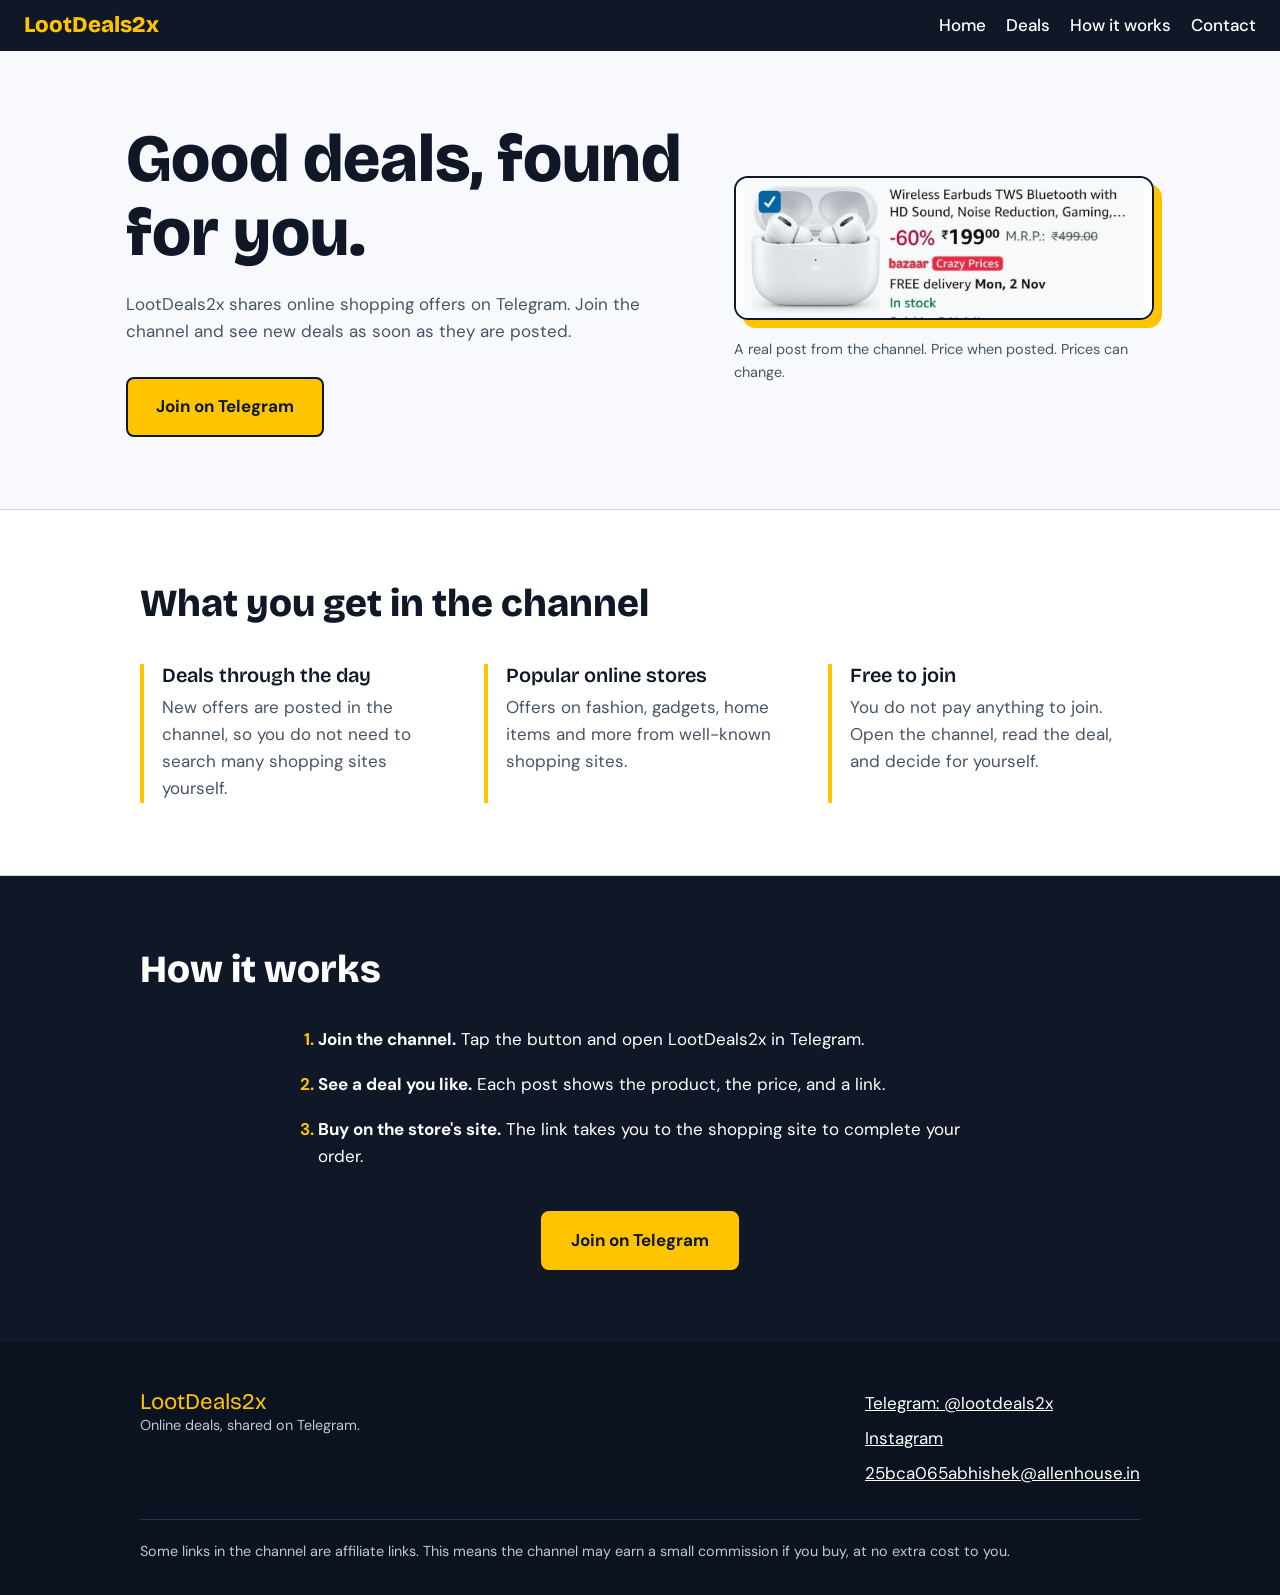
<file: WebDev-L1-LandingPage/index.html>
<!DOCTYPE html>
<html lang="en">
<head>
  <meta charset="UTF-8">
  <meta name="viewport" content="width=device-width, initial-scale=1">
  <title>LootDeals2x - Daily online deals on Telegram</title>
  <meta name="description" content="Join LootDeals2x on Telegram to see online shopping deals as they are posted.">
  <link rel="preconnect" href="https://fonts.googleapis.com">
  <link rel="preconnect" href="https://fonts.gstatic.com" crossorigin>
  <link href="https://fonts.googleapis.com/css2?family=Bricolage+Grotesque:wght@600;800&family=DM+Sans:wght@400;500;700&display=swap" rel="stylesheet">
  <link rel="stylesheet" href="style.css">
</head>
<body>

  <!-- Sticky navigation bar (4 links) -->
  <header class="nav">
    <a class="brand" href="#home">LootDeals2x</a>
    <nav>
      <ul class="nav-links">
        <li><a href="#home">Home</a></li>
        <li><a href="#deals">Deals</a></li>
        <li><a href="#how">How it works</a></li>
        <li><a href="#contact">Contact</a></li>
      </ul>
    </nav>
  </header>

  <main>
    <!-- Hero section -->
    <section class="hero" id="home">
      <div class="hero-text">
        <h1>Good deals, found for you.</h1>
        <p class="sub">LootDeals2x shares online shopping offers on Telegram. Join the channel and see new deals as soon as they are posted.</p>
        <a class="btn" href="https://t.me/lootdeals2x" target="_blank" rel="noopener">Join on Telegram</a>
      </div>

      <!-- Real post from the channel -->
      <figure class="deal-shot">
        <img src="deal-post.jpeg" width="1080" height="363" alt="Telegram post showing wireless earbuds at 60% off for Rs. 199, with the original price Rs. 499.">
        <figcaption>A real post from the channel. Price when posted. Prices can change.</figcaption>
      </figure>
    </section>

    <!-- Section 1: What you get -->
    <section class="section light" id="deals">
      <h2>What you get in the channel</h2>
      <ul class="features">
        <li>
          <h3>Deals through the day</h3>
          <p>New offers are posted in the channel, so you do not need to search many shopping sites yourself.</p>
        </li>
        <li>
          <h3>Popular online stores</h3>
          <p>Offers on fashion, gadgets, home items and more from well-known shopping sites.</p>
        </li>
        <li>
          <h3>Free to join</h3>
          <p>You do not pay anything to join. Open the channel, read the deal, and decide for yourself.</p>
        </li>
      </ul>
    </section>

    <!-- Section 2: How it works -->
    <section class="section dark" id="how">
      <h2>How it works</h2>
      <ol class="steps">
        <li><strong>Join the channel.</strong> Tap the button and open LootDeals2x in Telegram.</li>
        <li><strong>See a deal you like.</strong> Each post shows the product, the price, and a link.</li>
        <li><strong>Buy on the store's site.</strong> The link takes you to the shopping site to complete your order.</li>
      </ol>
      <a class="btn btn-light" href="https://t.me/lootdeals2x" target="_blank" rel="noopener">Join on Telegram</a>
    </section>
  </main>

  <!-- Footer with contact/social links -->
  <footer class="footer" id="contact">
    <div class="footer-grid">
      <div>
        <p class="footer-brand">LootDeals2x</p>
        <p class="footer-small">Online deals, shared on Telegram.</p>
      </div>
      <ul class="footer-links">
        <li><a href="https://t.me/lootdeals2x" target="_blank" rel="noopener">Telegram: @lootdeals2x</a></li>
        <li><a href="#">Instagram</a></li>
        <li><a href="mailto:25bca065abhishek@allenhouse.in">25bca065abhishek@allenhouse.in</a></li>
      </ul>
    </div>
    <p class="footer-small disclosure">Some links in the channel are affiliate links. This means the channel may earn a small commission if you buy, at no extra cost to you.</p>
  </footer>

</body>
</html>
</file>
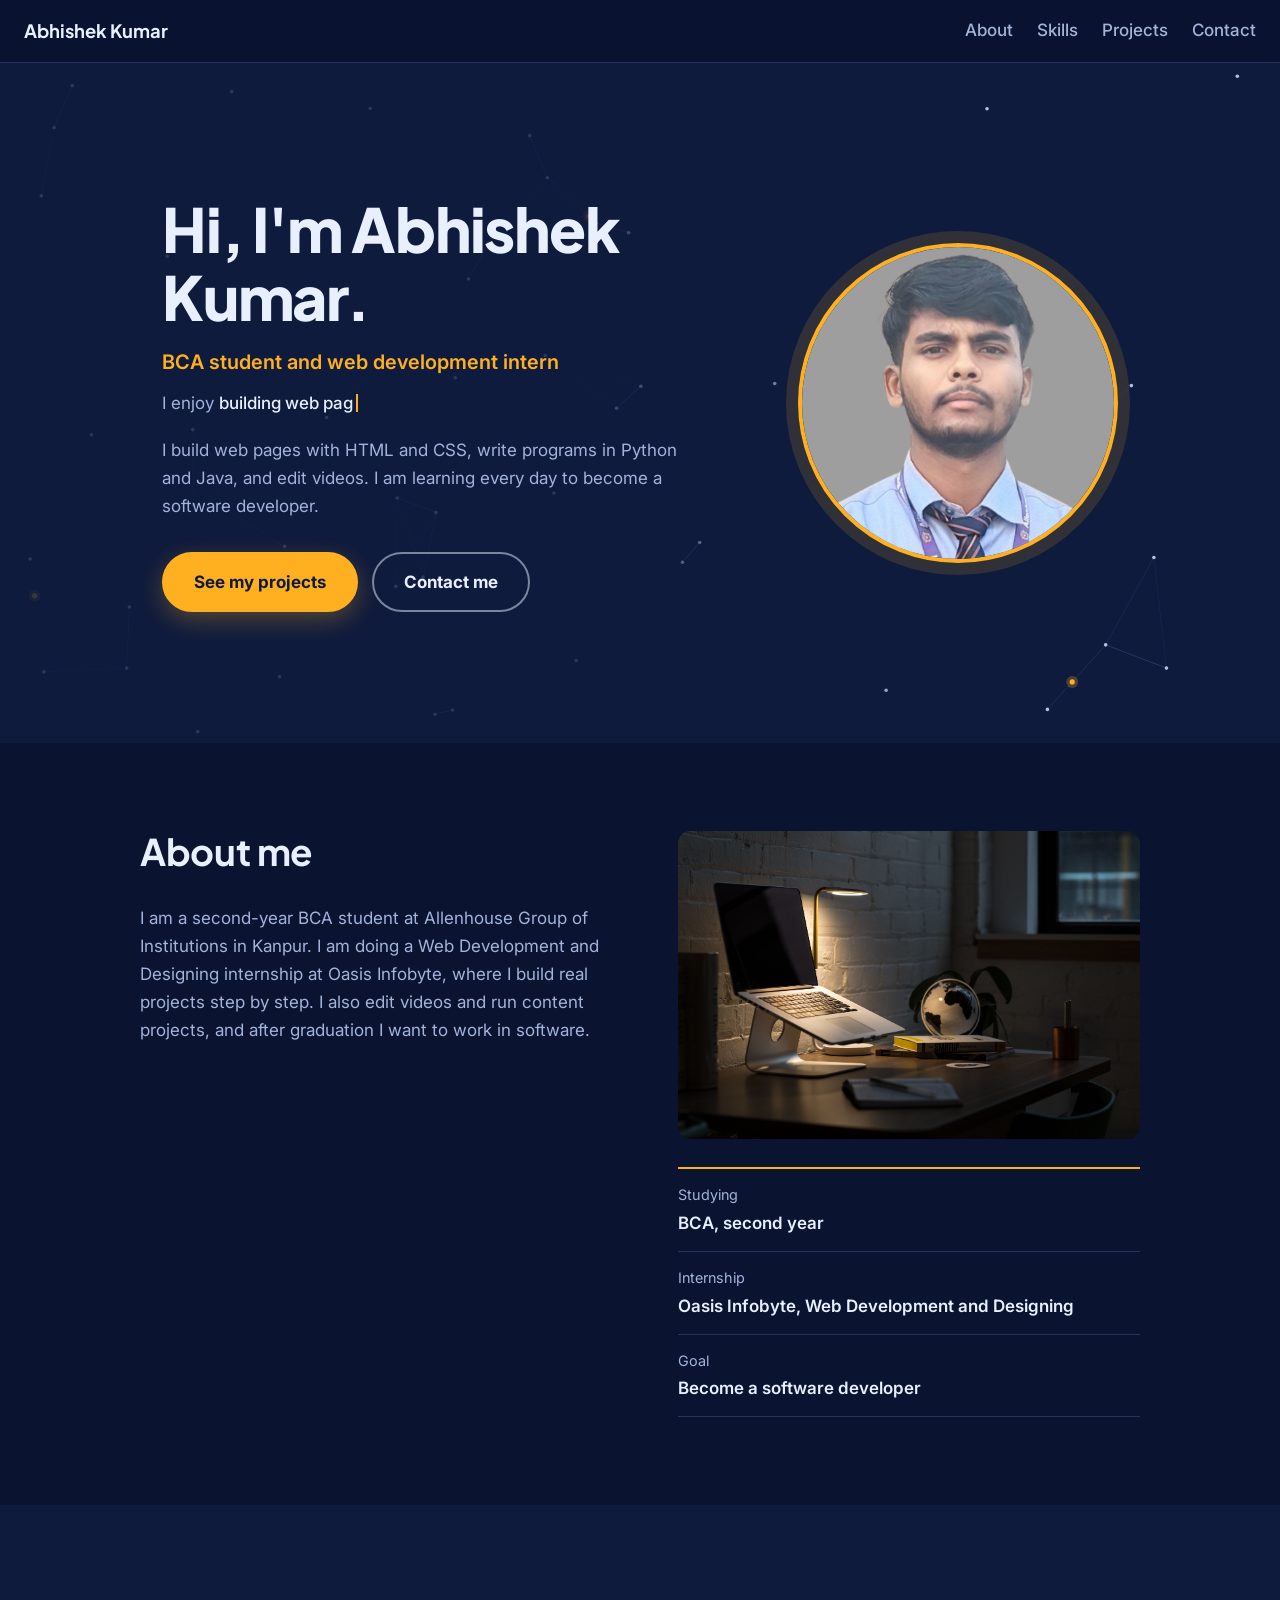
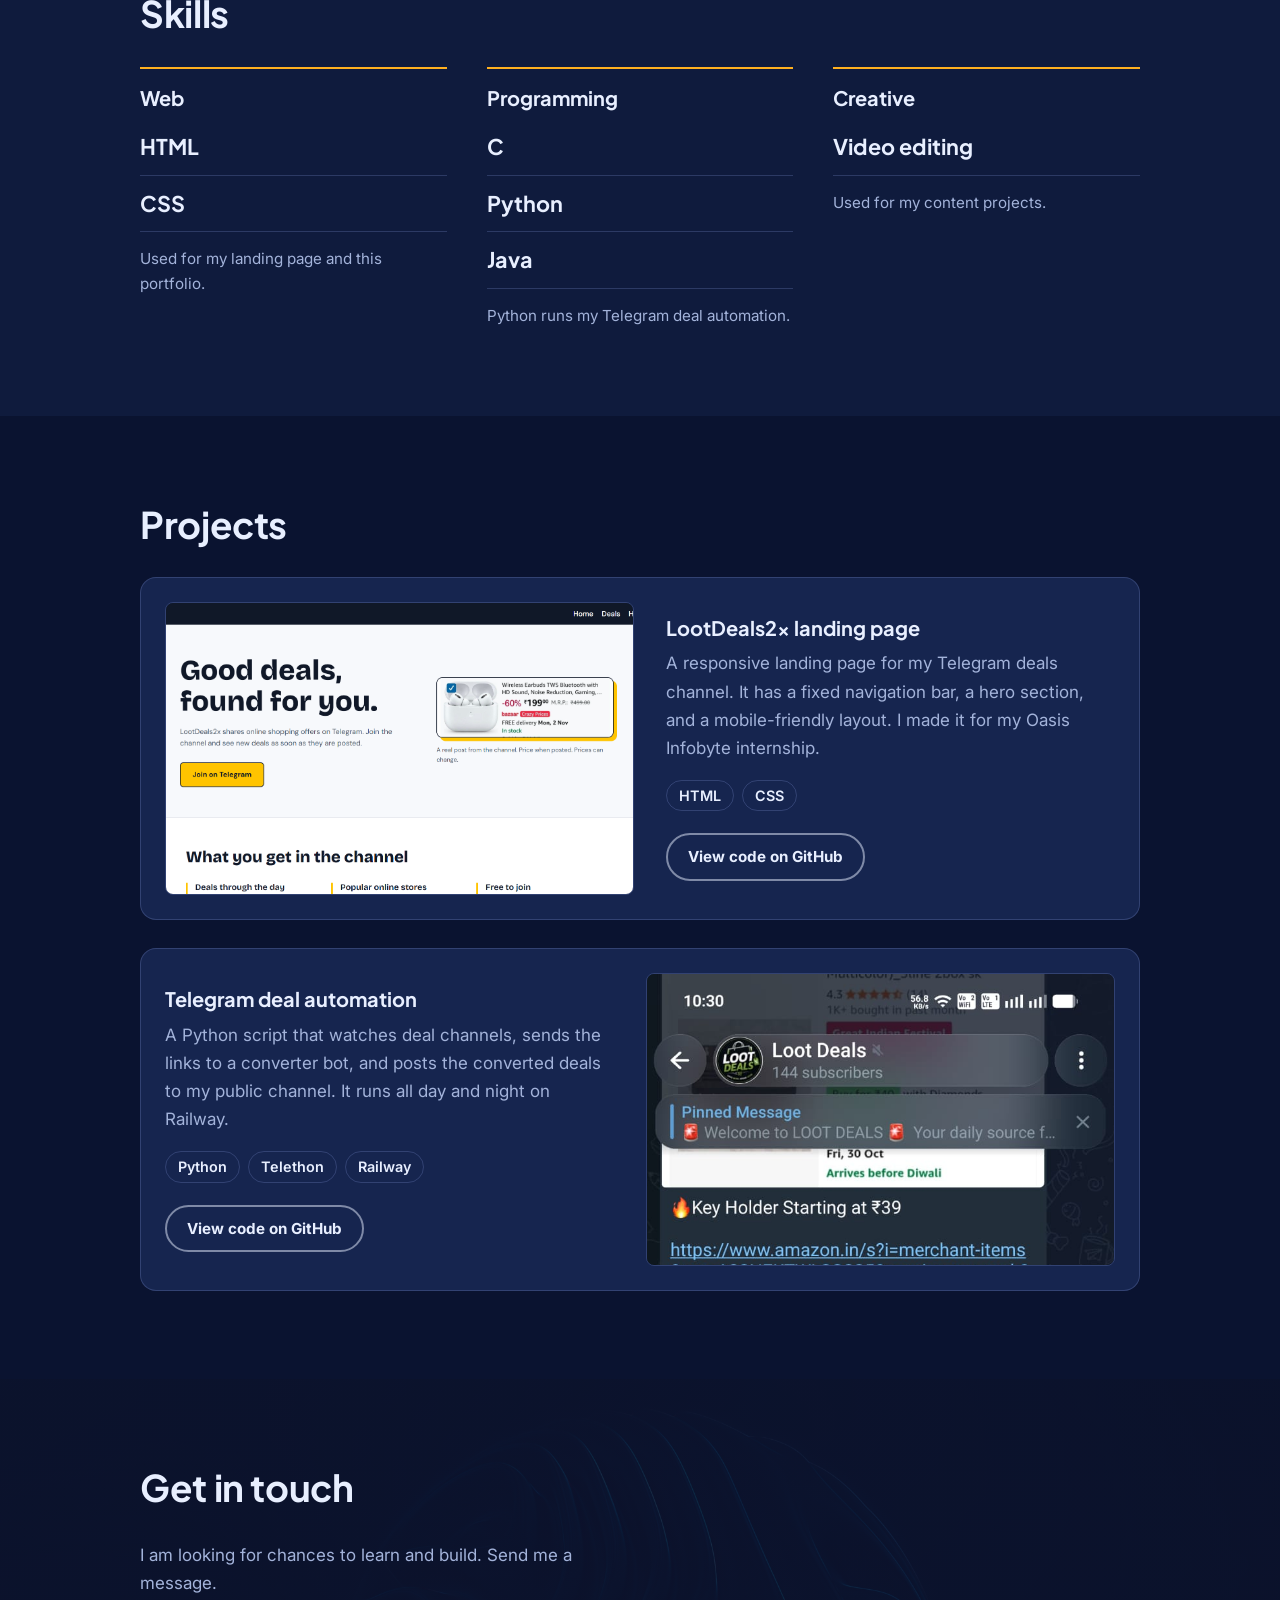
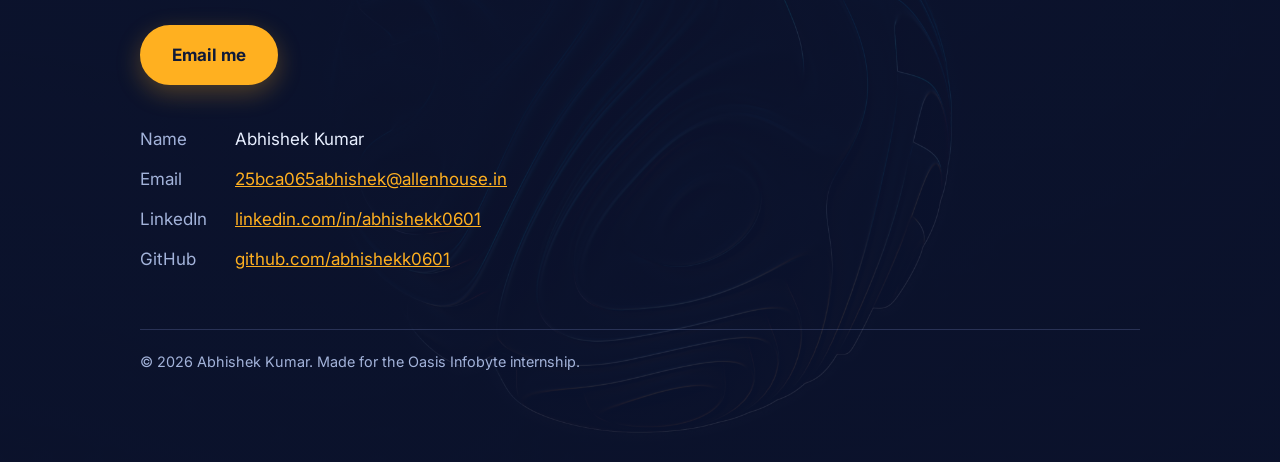
<file: WebDev-L1-PersonalPortfolio/index.html>
<!DOCTYPE html>
<html lang="en">
<head>
  <meta charset="UTF-8">
  <meta name="viewport" content="width=device-width, initial-scale=1">
  <title>Abhishek Kumar - Portfolio</title>
  <meta name="description" content="Portfolio of Abhishek Kumar, BCA student and web development intern.">
  <script>document.documentElement.classList.add('js');</script>
  <link rel="preconnect" href="https://fonts.googleapis.com">
  <link rel="preconnect" href="https://fonts.gstatic.com" crossorigin>
  <link href="https://fonts.googleapis.com/css2?family=Inter:wght@400;500;600&family=Plus+Jakarta+Sans:wght@600;700;800&display=swap" rel="stylesheet">
  <link rel="stylesheet" href="style.css">
  <script src="script.js" defer></script>
</head>
<body>

  <!-- Navigation: smooth scroll, active link, mobile menu button -->
  <header class="nav">
    <a class="brand" href="#home">Abhishek Kumar</a>
    <button class="menu-toggle" type="button" aria-expanded="false" aria-controls="menu">Menu</button>
    <nav>
      <ul class="nav-links" id="menu">
        <li><a href="#about">About</a></li>
        <li><a href="#skills">Skills</a></li>
        <li><a href="#projects">Projects</a></li>
        <li><a href="#contact">Contact</a></li>
      </ul>
    </nav>
  </header>

  <main>
    <!-- Hero: animated network background, name, role title, photo -->
    <section class="hero-band" id="home">
      <canvas id="network" aria-hidden="true"></canvas>
      <div class="hero">
        <div class="hero-text">
          <h1>Hi, I'm Abhishek Kumar.</h1>
          <p class="role">BCA student and web development intern</p>
          <!-- The words after "I enjoy" are typed by script.js -->
          <p class="typed-line">I enjoy <span class="typed" id="typed">building web pages</span></p>
          <p class="intro">I build web pages with HTML and CSS, write programs in Python and Java, and edit videos. I am learning every day to become a software developer.</p>
          <div class="hero-buttons">
            <a class="btn" href="#projects">See my projects</a>
            <a class="btn btn-ghost" href="#contact">Contact me</a>
          </div>
        </div>
        <div class="photo-wrap">
          <img src="profile.png" width="428" height="428" alt="Photo of Abhishek Kumar">
        </div>
      </div>
    </section>

    <!-- About Me -->
    <section class="section band-deep" id="about">
      <div class="container about-grid">
        <div class="about-copy">
          <h2>About me</h2>
          <p>I am a second-year BCA student at Allenhouse Group of Institutions in Kanpur. I am doing a Web Development and Designing internship at Oasis Infobyte, where I build real projects step by step. I also edit videos and run content projects, and after graduation I want to work in software.</p>
        </div>
        <div class="about-side">
          <!-- Stock photo slot -->
          <figure class="about-photo">
            <img src="images/workspace.jpg" alt="" loading="lazy" onerror="this.closest('.about-photo').remove()">
          </figure>
          <dl class="facts">
            <div><dt>Studying</dt><dd>BCA, second year</dd></div>
            <div><dt>Internship</dt><dd>Oasis Infobyte, Web Development and Designing</dd></div>
            <div><dt>Goal</dt><dd>Become a software developer</dd></div>
          </dl>
        </div>
      </div>
    </section>

    <!-- Skills: three groups -->
    <section class="section band-navy" id="skills">
      <div class="container">
        <h2>Skills</h2>
        <div class="skill-groups">
          <div class="skill-group">
            <h3>Web</h3>
            <ul>
              <li>HTML</li>
              <li>CSS</li>
            </ul>
            <p>Used for my landing page and this portfolio.</p>
          </div>
          <div class="skill-group">
            <h3>Programming</h3>
            <ul>
              <li>C</li>
              <li>Python</li>
              <li>Java</li>
            </ul>
            <p>Python runs my Telegram deal automation.</p>
          </div>
          <div class="skill-group">
            <h3>Creative</h3>
            <ul>
              <li>Video editing</li>
            </ul>
            <p>Used for my content projects.</p>
          </div>
        </div>
      </div>
    </section>

    <!-- Projects -->
    <section class="section band-deep" id="projects">
      <div class="container">
        <h2>Projects</h2>

        <article class="project">
          <!-- Screenshot slot -->
          <figure class="project-shot">
            <img src="images/landing-page.png" alt="Screenshot of the LootDeals2x landing page" loading="lazy" onerror="this.closest('.project-shot').remove()">
          </figure>
          <div class="project-body">
            <h3>LootDeals2x landing page</h3>
            <p>A responsive landing page for my Telegram deals channel. It has a fixed navigation bar, a hero section, and a mobile-friendly layout. I made it for my Oasis Infobyte internship.</p>
            <ul class="tags"><li>HTML</li><li>CSS</li></ul>
       
            <a class="btn btn-ghost btn-small" href="https://github.com/abhishekk0601/OIBSIP/tree/main/WebDev-L1-LandingPage" target="_blank" rel="noopener">View code on GitHub</a>
          </div>
        </article>

        <article class="project flip">
        
          <figure class="project-shot">
            <img src="images/telegram-bot.jpeg" alt="Screenshot of the Telegram channel where the bot posts deals" loading="lazy" onerror="this.closest('.project-shot').remove()">
          </figure>
          <div class="project-body">
            <h3>Telegram deal automation</h3>
            <p>A Python script that watches deal channels, sends the links to a converter bot, and posts the converted deals to my public channel. It runs all day and night on Railway.</p>
            <ul class="tags"><li>Python</li><li>Telethon</li><li>Railway</li></ul>
            <a class="btn btn-ghost btn-small" href="https://github.com/abhishekk0601/telegram-affiliate-bot" target="_blank" rel="noopener">View code on GitHub</a>
          </div>
        </article>
      </div>
    </section>
  </main>


  <footer class="section contact-bg" id="contact">
    <div class="container">
      <h2>Get in touch</h2>
      <p class="contact-text">I am looking for chances to learn and build. Send me a message.</p>
      
      <a class="btn" href="mailto:25bca065abhishek@allenhouse.in">Email me</a>
      <ul class="contact-list">
        <li><span>Name</span> Abhishek Kumar</li>
        <li><span>Email</span> <a href="mailto:25bca065abhishek@allenhouse.in">25bca065abhishek@allenhouse.in</a></li>
        <li><span>LinkedIn</span> <a href="https://www.linkedin.com/in/abhishekk0601" target="_blank" rel="noopener">linkedin.com/in/abhishekk0601</a></li>
        <li><span>GitHub</span> <a href="https://github.com/abhishekk0601" target="_blank" rel="noopener">github.com/abhishekk0601</a></li>
      </ul>
      <p class="copyright">&copy; <span id="year">2026</span> Abhishek Kumar. Made for the Oasis Infobyte internship.</p>
    </div>
  </footer>

</body>
</html>
</file>
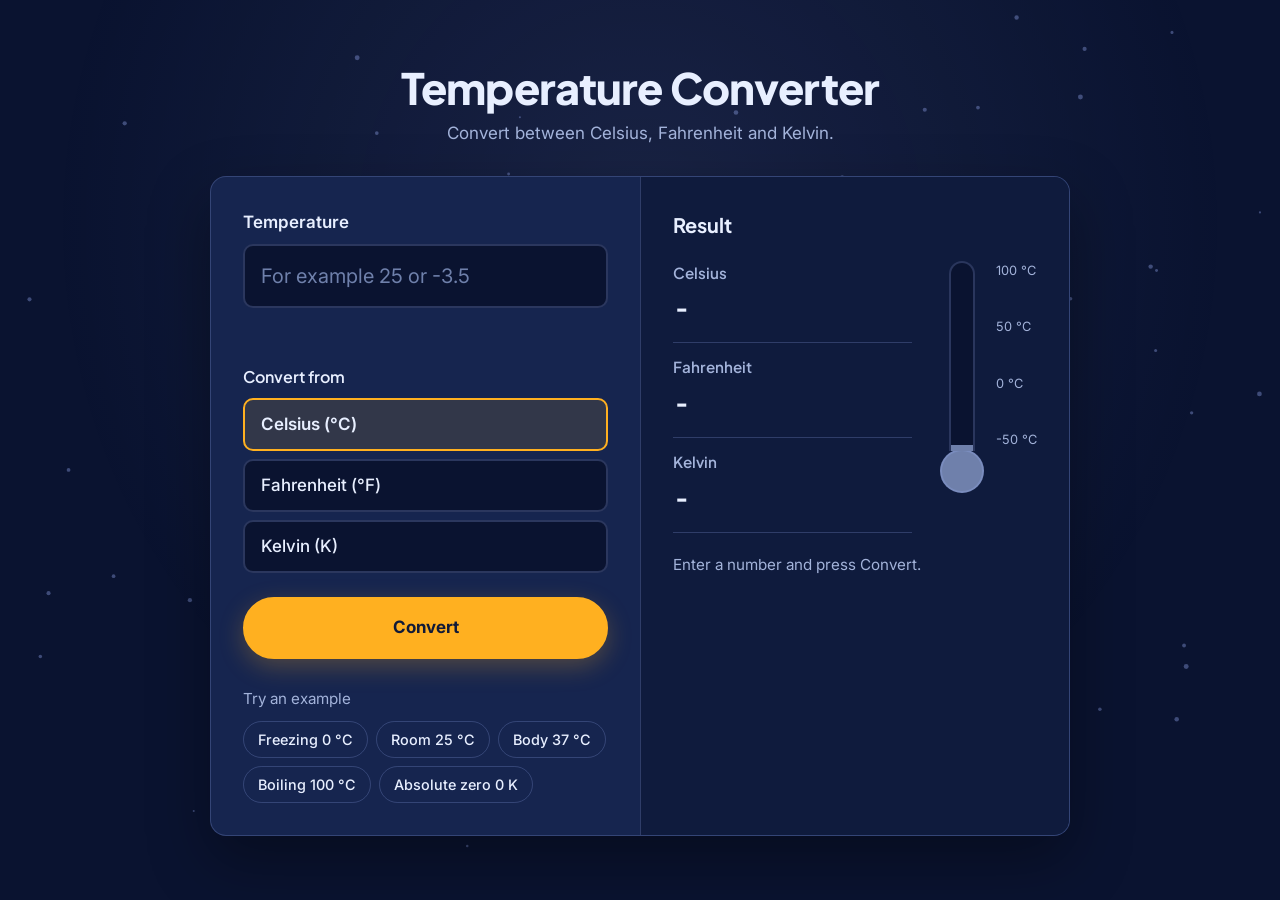
<file: WebDev-L1-TemperatureConverter/index.html>
<!DOCTYPE html>
<html lang="en">
<head>
  <meta charset="UTF-8">
  <meta name="viewport" content="width=device-width, initial-scale=1">
  <title>Temperature Converter</title>
  <meta name="description" content="Convert temperatures between Celsius, Fahrenheit and Kelvin.">
  <link rel="preconnect" href="https://fonts.googleapis.com">
  <link rel="preconnect" href="https://fonts.gstatic.com" crossorigin>
  <link href="https://fonts.googleapis.com/css2?family=Inter:wght@400;500;600&family=Plus+Jakarta+Sans:wght@600;700;800&display=swap" rel="stylesheet">
  <link rel="stylesheet" href="style.css">
  <script src="script.js" defer></script>
</head>
<body data-mode="idle">
  <!-- Falling snow or rising sparks, drawn by script.js -->
  <canvas id="fx" aria-hidden="true"></canvas>

  <main class="app">
    <header class="app-header">
      <h1>Temperature Converter</h1>
      <p>Convert between Celsius, Fahrenheit and Kelvin.</p>
    </header>

    <div class="panel">
      <!-- Input side -->
      <form class="controls" id="converter" novalidate>
        <div class="field">
          <label for="temp">Temperature</label>
          <input id="temp" name="temp" type="text" inputmode="decimal" autocomplete="off" placeholder="For example 25 or -3.5" aria-describedby="error">
          <p class="error" id="error" role="alert"></p>
        </div>

        <fieldset class="field units">
          <legend>Convert from</legend>
          <label class="unit">
            <input type="radio" name="unit" value="C" checked>
            <span>Celsius (°C)</span>
          </label>
          <label class="unit">
            <input type="radio" name="unit" value="F">
            <span>Fahrenheit (°F)</span>
          </label>
          <label class="unit">
            <input type="radio" name="unit" value="K">
            <span>Kelvin (K)</span>
          </label>
        </fieldset>

        <button class="btn" type="submit">Convert</button>

        <div class="presets">
          <p class="presets-title">Try an example</p>
          <div class="chips">
            <button class="chip" type="button" data-value="0" data-unit="C">Freezing 0 °C</button>
            <button class="chip" type="button" data-value="25" data-unit="C">Room 25 °C</button>
            <button class="chip" type="button" data-value="37" data-unit="C">Body 37 °C</button>
            <button class="chip" type="button" data-value="100" data-unit="C">Boiling 100 °C</button>
            <button class="chip" type="button" data-value="0" data-unit="K">Absolute zero 0 K</button>
          </div>
        </div>
      </form>

      <!-- Output side: all three units at the same time -->
      <section class="output" aria-live="polite">
        <div class="output-head">
          <h2>Result</h2>
          <p class="condition" id="condition" hidden></p>
        </div>

        <div class="output-body">
          <dl class="results">
            <div><dt>Celsius</dt><dd id="out-c">-</dd></div>
            <div><dt>Fahrenheit</dt><dd id="out-f">-</dd></div>
            <div><dt>Kelvin</dt><dd id="out-k">-</dd></div>
          </dl>

          <!-- Thermometer: fills from -50 °C to 100 °C -->
          <div class="thermo" aria-hidden="true">
            <div class="thermo-col">
              <div class="tube"><div class="fill" id="fill"></div></div>
              <div class="bulb" id="bulb"></div>
            </div>
            <ul class="scale">
              <li>100 °C</li>
              <li>50 °C</li>
              <li>0 °C</li>
              <li>-50 °C</li>
            </ul>
          </div>
        </div>
        <p class="hint" id="hint">Enter a number and press Convert.</p>
      </section>
    </div>
  </main>
</body>
</html>
</file>
<file: WebDev-L1-LandingPage/style.css>
/* ---------- Base ---------- */
:root {
  --ink: #101828;
  --paper: #f7f9fc;
  --yellow: #ffc400;
  --green: #0e7c4a;
  --red: #c62828;
  --muted: #475467;
  --line: #d0d5dd;
}

*, *::before, *::after { box-sizing: border-box; }

html { scroll-behavior: smooth; scroll-padding-top: 72px; }

body {
  margin: 0;
  font-family: "DM Sans", Arial, sans-serif;
  font-size: 1.0625rem;      /* body text */
  line-height: 1.6;
  color: var(--ink);
  background: var(--paper);
}

h1, h2, h3, .brand, .footer-brand {
  font-family: "Bricolage Grotesque", "Arial Black", sans-serif;
  line-height: 1.1;
  margin: 0;
}

h1 { font-size: clamp(2.4rem, 7vw, 4.2rem); font-weight: 800; }   /* heading size */
h2 { font-size: clamp(1.7rem, 4vw, 2.4rem); font-weight: 800; }
h3 { font-size: 1.25rem; font-weight: 600; }

p { margin: 0; }
ul, ol { margin: 0; padding: 0; }
a:focus-visible, .btn:focus-visible { outline: 3px solid var(--ink); outline-offset: 3px; }

/* ---------- Navigation (sticky) ---------- */
.nav {
  position: sticky;
  top: 0;
  z-index: 10;
  display: flex;
  flex-wrap: wrap;
  align-items: center;
  justify-content: space-between;
  gap: 8px 24px;
  padding: 12px 24px;
  background: var(--ink);
}
.brand { color: var(--yellow); font-size: 1.4rem; font-weight: 800; text-decoration: none; }
.nav-links { display: flex; flex-wrap: wrap; gap: 4px 20px; list-style: none; }
.nav-links a { color: #fff; text-decoration: none; font-weight: 500; }
.nav-links a:hover { color: var(--yellow); }

/* ---------- Buttons ---------- */
.btn {
  display: inline-block;
  padding: 14px 28px;
  background: var(--yellow);
  color: var(--ink);
  font-weight: 700;
  text-decoration: none;
  border-radius: 8px;
  border: 2px solid var(--ink);
  transition: background 0.2s;
}
.btn:hover { background: #ffd84d; }
.btn-light { border-color: var(--yellow); }

/* ---------- Hero ---------- */
.hero {
  display: flex;
  flex-wrap: wrap;
  align-items: center;
  justify-content: center;
  gap: 48px;
  padding: 72px 24px;
  max-width: 1100px;
  margin: 0 auto;
}
.hero-text { flex: 1 1 340px; max-width: 560px; }
.sub { margin: 20px 0 32px; color: var(--muted); max-width: 46ch; }

/* ---------- Deal screenshot ---------- */
.deal-shot {
  flex: 0 1 420px;
  width: 100%;
  max-width: 420px;
  margin: 0;
}
.deal-shot img {
  display: block;
  width: 100%;
  height: auto;
  border: 2px solid var(--ink);
  border-radius: 14px;
  box-shadow: 8px 8px 0 var(--yellow);
}
.deal-shot figcaption { margin-top: 18px; font-size: 0.9rem; color: var(--muted); }

/* ---------- Sections ---------- */
.section { padding: 72px 24px; }
.section > * { max-width: 1000px; margin-left: auto; margin-right: auto; }
.light { background: #fff; border-top: 1px solid var(--line); border-bottom: 1px solid var(--line); }
.dark { background: var(--ink); color: #fff; }

.features { list-style: none; display: flex; flex-wrap: wrap; gap: 32px; margin-top: 40px; }
.features li { flex: 1 1 240px; padding-left: 18px; border-left: 4px solid var(--yellow); }
.features p { margin-top: 8px; color: var(--muted); }

.steps { margin: 36px auto 40px; padding-left: 28px; max-width: 700px; display: grid; gap: 18px; }
.steps li::marker { color: var(--yellow); font-weight: 700; }
.dark .btn { display: table; }

/* ---------- Footer ---------- */
.footer { background: #0b1220; color: #fff; padding: 48px 24px 32px; }
.footer-grid {
  max-width: 1000px;
  margin: 0 auto;
  display: flex;
  flex-wrap: wrap;
  justify-content: space-between;
  gap: 24px;
}
.footer-brand { font-size: 1.4rem; color: var(--yellow); }
.footer-links { list-style: none; display: grid; gap: 8px; }
.footer-links a { color: #fff; }
.footer-links a:hover { color: var(--yellow); }
.footer-small { font-size: 0.9rem; color: #c0c7d4; }
.disclosure { max-width: 1000px; margin: 32px auto 0; padding-top: 20px; border-top: 1px solid #2a3447; }

/* ---------- Small screens ---------- */
@media (max-width: 480px) {
  .nav { padding: 10px 16px; }
  .hero { padding: 48px 16px; gap: 36px; }
  .section { padding: 48px 16px; }
  .deal-shot img { box-shadow: 5px 5px 0 var(--yellow); }
}
</file>
<file: WebDev-L1-PersonalPortfolio/style.css>
/* ---------- Colours and base ---------- */
:root {
  --navy: #0f1b3d;
  --deep: #0a1330;
  --panel: #16254f;
  --ice: #e8efff;
  --muted: #a3b3da;
  --amber: #ffb020;
  --amber-hover: #ffc43d;
  --line: rgba(160, 180, 255, 0.2);
}

*, *::before, *::after { box-sizing: border-box; }

html { scroll-behavior: smooth; scroll-padding-top: 72px; }
@media (prefers-reduced-motion: reduce) { html { scroll-behavior: auto; } }

body {
  margin: 0;
  font-family: "Inter", Arial, sans-serif;
  font-size: 1.0625rem;          /* body size */
  line-height: 1.65;
  color: var(--ice);
  background: var(--deep);
}

h1, h2, h3, .brand {
  font-family: "Plus Jakarta Sans", Arial, sans-serif;
  line-height: 1.12;
  margin: 0;
}
h1 { font-size: clamp(2.3rem, 6vw, 3.8rem); font-weight: 800; letter-spacing: -0.02em; }   /* heading size */
h2 { font-size: clamp(1.7rem, 4vw, 2.3rem); font-weight: 700; letter-spacing: -0.01em; margin-bottom: 32px; }
h3 { font-size: 1.25rem; font-weight: 700; margin-bottom: 10px; }

p { margin: 0; }
ul, dl { margin: 0; padding: 0; }
a { color: inherit; }
a:focus-visible, button:focus-visible { outline: 3px solid var(--amber); outline-offset: 3px; }

/* ---------- Navigation ---------- */
.nav {
  position: sticky;
  top: 0;
  z-index: 10;
  display: flex;
  flex-wrap: wrap;
  align-items: center;
  justify-content: space-between;
  gap: 8px 24px;
  padding: 12px 24px;
  background: rgba(10, 19, 48, 0.88);
  backdrop-filter: blur(10px);
  -webkit-backdrop-filter: blur(10px);
  border-bottom: 1px solid var(--line);
}
.brand { font-size: 1.15rem; font-weight: 700; text-decoration: none; }
.nav-links { display: flex; flex-wrap: wrap; gap: 4px 24px; list-style: none; }
.nav-links a {
  display: inline-block;
  padding: 4px 0;
  color: var(--muted);
  font-weight: 500;
  text-decoration: none;
  border-bottom: 2px solid transparent;
}
.nav-links a:hover { color: var(--ice); }
.nav-links a.active { color: var(--ice); border-bottom-color: var(--amber); }

.menu-toggle {
  display: none;
  padding: 6px 16px;
  background: transparent;
  color: var(--ice);
  font: inherit;
  font-weight: 600;
  border: 1px solid var(--line);
  border-radius: 8px;
  cursor: pointer;
}

/* ---------- Buttons ---------- */
.btn {
  display: inline-block;
  padding: 14px 30px;
  background: var(--amber);
  color: #101a38;
  font-weight: 700;
  text-decoration: none;
  border: 2px solid var(--amber);
  border-radius: 999px;
  box-shadow: 0 8px 24px rgba(255, 176, 32, 0.28);
  transition: background 0.2s, border-color 0.2s, transform 0.2s;
}
.btn:hover { background: var(--amber-hover); border-color: var(--amber-hover); transform: translateY(-2px); }
.btn.btn-ghost { background: transparent; color: var(--ice); border-color: rgba(232, 239, 255, 0.5); box-shadow: none; }
.btn.btn-ghost:hover { background: rgba(232, 239, 255, 0.12); border-color: var(--ice); color: var(--ice); }
.btn-small { padding: 9px 20px; font-size: 0.95rem; }

/* ---------- Hero ---------- */
.hero-band { position: relative; overflow: hidden; background: var(--navy); }
#network {
  position: absolute;
  inset: 0;
  width: 100%;
  height: 100%;
  display: block;
  /* the network is softer behind the text and stronger on the right */
  -webkit-mask-image: linear-gradient(to right, rgba(0, 0, 0, 0.18) 0%, rgba(0, 0, 0, 0.18) 45%, #000 75%);
  mask-image: linear-gradient(to right, rgba(0, 0, 0, 0.18) 0%, rgba(0, 0, 0, 0.18) 45%, #000 75%);
}
.hero {
  position: relative;
  display: flex;
  flex-wrap: wrap;
  align-items: center;
  justify-content: center;
  gap: 56px;
  max-width: 1100px;
  min-height: min(78vh, 680px);
  margin: 0 auto;
  padding: 72px 24px;
}
.hero-text { flex: 1 1 360px; max-width: 580px; }
.role { margin-top: 16px; font-size: 1.25rem; font-weight: 600; color: var(--amber); }
.typed-line { margin-top: 10px; color: var(--muted); min-height: 1.7em; }
.typed { color: var(--ice); font-weight: 500; }
.typed::after {
  content: "";
  display: inline-block;
  width: 2px;
  height: 1.05em;
  margin-left: 3px;
  background: var(--amber);
  vertical-align: -0.15em;
  animation: blink 1s steps(2) infinite;
}
.intro { margin: 18px 0 32px; color: var(--muted); max-width: 48ch; }
.hero-buttons { display: flex; flex-wrap: wrap; gap: 14px; }

.photo-wrap { flex: 0 1 320px; width: 100%; max-width: 320px; }
.photo-wrap img {
  display: block;
  width: 100%;
  height: auto;
  aspect-ratio: 1;
  object-fit: cover;
  border-radius: 50%;
  border: 4px solid var(--amber);
  box-shadow: 0 0 0 12px rgba(255, 176, 32, 0.14);
}

/* One page-load sequence in the hero */
.js .hero-text > * { animation: rise 0.7s ease both; }
.js .hero-text > :nth-child(2) { animation-delay: 0.1s; }
.js .hero-text > :nth-child(3) { animation-delay: 0.2s; }
.js .hero-text > :nth-child(4) { animation-delay: 0.3s; }
.js .hero-text > :nth-child(5) { animation-delay: 0.4s; }
.js .photo-wrap { animation: rise 0.9s ease 0.3s both; }
@keyframes rise { from { opacity: 0; transform: translateY(18px); } to { opacity: 1; transform: none; } }
@keyframes blink { 50% { opacity: 0; } }
@media (prefers-reduced-motion: reduce) {
  .js .hero-text > *, .js .photo-wrap, .typed::after { animation: none; }
}

/* ---------- Sections ---------- */
.section { padding: 88px 24px; }
.container { max-width: 1000px; margin: 0 auto; }
.band-deep { background: var(--deep); }
.band-navy { background: var(--navy); }

/* About */
.about-grid { display: flex; flex-wrap: wrap; gap: 56px; }
.about-copy { flex: 1 1 340px; }
.about-copy p { color: var(--muted); max-width: 54ch; }
.about-side { flex: 1 1 320px; }
.about-photo { margin: 0 0 28px; }
.about-photo img {
  display: block;
  width: 100%;
  height: auto;
  aspect-ratio: 3 / 2;
  object-fit: cover;
  border-radius: 12px;
}
.facts { border-top: 2px solid var(--amber); }
.facts div { padding: 14px 0; border-bottom: 1px solid var(--line); }
.facts dt { font-size: 0.9rem; color: var(--muted); }
.facts dd { margin: 2px 0 0; font-weight: 600; }

/* Skills */
.skill-groups { display: grid; grid-template-columns: repeat(auto-fit, minmax(240px, 1fr)); gap: 40px; }
.skill-group { border-top: 2px solid var(--amber); padding-top: 18px; }
.skill-group ul { list-style: none; margin: 8px 0 14px; }
.skill-group li {
  padding: 10px 0;
  border-bottom: 1px solid var(--line);
  font-family: "Plus Jakarta Sans", Arial, sans-serif;
  font-size: 1.35rem;
  font-weight: 700;
}
.skill-group p { color: var(--muted); font-size: 0.95rem; }

/* Projects */
.project {
  display: flex;
  flex-wrap: wrap;
  align-items: center;
  gap: 32px;
  padding: 24px;
  background: var(--panel);
  border: 1px solid var(--line);
  border-radius: 16px;
}
.project + .project { margin-top: 28px; }
.project.flip { flex-direction: row-reverse; }
.project-shot { flex: 1 1 340px; margin: 0; }
.project-shot img {
  display: block;
  width: 100%;
  height: auto;
  aspect-ratio: 16 / 10;
  object-fit: cover;
  object-position: top;
  border-radius: 8px;
  border: 1px solid var(--line);
}
.project-body { flex: 1 1 320px; }
.project-body p { color: var(--muted); }
.tags { display: flex; flex-wrap: wrap; gap: 8px; list-style: none; margin: 18px 0 22px; }
.tags li { padding: 3px 12px; font-size: 0.9rem; font-weight: 600; border: 1px solid var(--line); border-radius: 999px; }

/* Contact */
.contact-bg {
  background:
    linear-gradient(rgba(10, 19, 48, 0.9), rgba(10, 19, 48, 0.9)),
    url("images/contact-bg.jpg") center / cover no-repeat,
    var(--deep);
}
.contact-text { color: var(--muted); max-width: 46ch; margin-bottom: 28px; }
.contact-list { list-style: none; margin-top: 40px; display: grid; gap: 12px; }
.contact-list span { display: inline-block; min-width: 90px; color: var(--muted); }
.contact-list a { color: var(--amber); }
.contact-list a:hover { color: var(--amber-hover); }
.copyright { margin-top: 56px; padding-top: 20px; border-top: 1px solid var(--line); font-size: 0.9rem; color: var(--muted); }

/* ---------- Small screens ---------- */
@media (max-width: 700px) {
  .js .menu-toggle { display: inline-block; }
  .js .nav nav { width: 100%; order: 3; }
  .js .nav-links { display: none; flex-direction: column; gap: 0; padding-top: 6px; }
  .js .nav-links.open { display: flex; }
  .js .nav-links a { display: block; padding: 10px 0; border-bottom: 1px solid var(--line); }
}
@media (max-width: 480px) {
  #network { -webkit-mask-image: none; mask-image: none; opacity: 0.45; }
  .nav { padding: 10px 16px; }
  .hero { padding: 48px 16px; gap: 40px; min-height: 0; }
  .typed-line { min-height: 3.4em; }
  .section { padding: 56px 16px; }
  .project { padding: 16px; }
  .contact-list span { display: block; min-width: 0; }
}
</file>
<file: WebDev-L1-TemperatureConverter/style.css>
/* ---------- Colours and base ---------- */
:root {
  --navy: #0f1b3d;
  --deep: #0a1330;
  --panel: #16254f;
  --ice: #e8efff;
  --muted: #a3b3da;
  --amber: #ffb020;
  --amber-hover: #ffc43d;
  --cold: #7dd3fc;
  --hot: #ff7a45;
  --idle: #6f80ab;
  --error: #ff8a80;
  --line: rgba(160, 180, 255, 0.22);
}

/* The glow behind the page changes colour with the temperature */
@property --glow {
  syntax: "<color>";
  inherits: true;
  initial-value: rgba(160, 180, 255, 0.1);
}

*, *::before, *::after { box-sizing: border-box; }

body {
  --glow: rgba(160, 180, 255, 0.1);
  margin: 0;
  min-height: 100vh;
  display: flex;
  align-items: center;
  justify-content: center;
  padding: 32px 20px;
  font-family: "Inter", Arial, sans-serif;
  font-size: 1.0625rem;          /* body size */
  line-height: 1.6;
  color: var(--ice);
  background: var(--deep);
  transition: --glow 0.9s ease;
}
body[data-mode="cold"] { --glow: rgba(125, 211, 252, 0.22); }
body[data-mode="mild"] { --glow: rgba(255, 176, 32, 0.15); }
body[data-mode="hot"]  { --glow: rgba(255, 122, 69, 0.24); }

body::before {
  content: "";
  position: fixed;
  inset: 0;
  z-index: 0;
  pointer-events: none;
  background: radial-gradient(ellipse at 50% 25%, var(--glow), transparent 65%);
}
#fx { position: fixed; inset: 0; width: 100%; height: 100%; z-index: 0; pointer-events: none; }

h1, h2, legend, dt {
  font-family: "Plus Jakarta Sans", Arial, sans-serif;
}
h1 { margin: 0; font-size: clamp(1.9rem, 5vw, 2.7rem); line-height: 1.12; font-weight: 800; letter-spacing: -0.02em; }   /* heading size */
h2 { margin: 0; font-size: 1.25rem; font-weight: 700; }
p { margin: 0; }
dl, ul, fieldset { margin: 0; padding: 0; border: 0; }

.app { position: relative; z-index: 1; width: 100%; max-width: 860px; }
.app-header { margin-bottom: 28px; text-align: center; }
.app-header p { margin-top: 8px; color: var(--muted); }

/* ---------- Panel ---------- */
.panel {
  display: flex;
  flex-wrap: wrap;
  background: var(--panel);
  border: 1px solid var(--line);
  border-radius: 16px;
  overflow: hidden;
  box-shadow: 0 24px 60px rgba(0, 0, 0, 0.35);
}
.controls, .output { flex: 1 1 340px; padding: 32px; }
.output { background: var(--navy); border-left: 1px solid var(--line); }

/* ---------- Form ---------- */
.field { margin-bottom: 24px; }
label, legend { display: block; margin-bottom: 8px; font-weight: 600; }
legend { padding: 0; font-size: 1rem; }

#temp {
  width: 100%;
  padding: 14px 16px;
  font: inherit;
  font-size: 1.25rem;
  color: var(--ice);
  background: var(--deep);
  border: 2px solid var(--line);
  border-radius: 10px;
}
#temp::placeholder { color: #6f80ab; }
#temp:focus-visible { outline: none; border-color: var(--amber); }
#temp[aria-invalid="true"] { border-color: var(--error); }

.error { min-height: 1.6em; margin-top: 8px; color: var(--error); font-size: 0.95rem; }

.units { display: grid; gap: 8px; }
.unit { position: relative; margin: 0; font-weight: 500; cursor: pointer; }
.unit input { position: absolute; opacity: 0; }
.unit span {
  display: block;
  padding: 11px 16px;
  background: var(--deep);
  border: 2px solid var(--line);
  border-radius: 10px;
  transition: border-color 0.2s, background 0.2s;
}
.unit:hover span { border-color: rgba(255, 176, 32, 0.5); }
.unit input:checked + span { border-color: var(--amber); background: rgba(255, 176, 32, 0.12); font-weight: 600; }
.unit input:focus-visible + span { outline: 3px solid var(--amber); outline-offset: 2px; }

.btn {
  width: 100%;
  padding: 15px 30px;
  font: inherit;
  font-weight: 700;
  color: #101a38;
  background: var(--amber);
  border: 2px solid var(--amber);
  border-radius: 999px;
  box-shadow: 0 8px 24px rgba(255, 176, 32, 0.25);
  cursor: pointer;
  transition: background 0.2s, border-color 0.2s, transform 0.2s;
}
.btn:hover { background: var(--amber-hover); border-color: var(--amber-hover); transform: translateY(-2px); }
.btn:focus-visible { outline: 3px solid var(--ice); outline-offset: 3px; }

/* ---------- Example buttons ---------- */
.presets { margin-top: 28px; }
.presets-title { margin-bottom: 10px; font-size: 0.95rem; color: var(--muted); }
.chips { display: flex; flex-wrap: wrap; gap: 8px; }
.chip {
  padding: 6px 14px;
  font: inherit;
  font-size: 0.9rem;
  font-weight: 500;
  color: var(--ice);
  background: transparent;
  border: 1px solid var(--line);
  border-radius: 999px;
  cursor: pointer;
  transition: border-color 0.2s, background 0.2s;
}
.chip:hover { border-color: var(--amber); background: rgba(255, 176, 32, 0.1); }
.chip:focus-visible { outline: 3px solid var(--amber); outline-offset: 2px; }

/* ---------- Result ---------- */
.output-head { display: flex; flex-wrap: wrap; align-items: center; justify-content: space-between; gap: 8px 16px; margin-bottom: 20px; min-height: 2rem; }
.condition {
  padding: 2px 14px;
  font-size: 0.9rem;
  font-weight: 600;
  border: 1px solid var(--idle);
  border-radius: 999px;
}
.condition.cold { color: var(--cold); border-color: var(--cold); }
.condition.mild { color: var(--amber); border-color: var(--amber); }
.condition.hot  { color: var(--hot); border-color: var(--hot); }

.output-body { display: flex; gap: 28px; align-items: flex-start; }
.results { flex: 1; display: grid; gap: 12px; align-content: start; }
.results div { padding-bottom: 12px; border-bottom: 1px solid var(--line); }
.results dt { font-size: 0.95rem; font-weight: 600; color: var(--muted); }
.results dd { margin: 2px 0 0; font-size: 1.7rem; font-weight: 700; font-variant-numeric: tabular-nums; word-break: break-word; }
.hint { margin-top: 20px; color: var(--muted); font-size: 0.95rem; min-height: 3em; }

/* ---------- Thermometer ---------- */
.thermo { display: flex; gap: 12px; }
.thermo-col { display: flex; flex-direction: column; align-items: center; }
.tube {
  position: relative;
  width: 26px;
  height: 190px;
  background: var(--deep);
  border: 2px solid var(--line);
  border-bottom: 0;
  border-radius: 14px 14px 0 0;
  overflow: hidden;
}
.fill {
  position: absolute;
  left: 0;
  right: 0;
  bottom: 0;
  height: 3%;
  background: var(--idle);
  transition: height 0.7s ease, background 0.4s;
}
.bulb {
  width: 44px;
  height: 44px;
  margin-top: -2px;
  background: var(--idle);
  border: 2px solid var(--line);
  border-radius: 50%;
  transition: background 0.4s;
}
.fill.cold, .bulb.cold { background: var(--cold); }
.fill.mild, .bulb.mild { background: var(--amber); }
.fill.hot,  .bulb.hot  { background: var(--hot); }
.scale { list-style: none; height: 190px; display: flex; flex-direction: column; justify-content: space-between; font-size: 0.8rem; color: var(--muted); }

@media (prefers-reduced-motion: reduce) {
  body, .fill, .bulb, .btn { transition: none; }
  .btn:hover { transform: none; }
}

/* ---------- Small screens ---------- */
@media (max-width: 480px) {
  body { padding: 20px 12px; }
  .controls, .output { padding: 22px 18px; }
  .output { border-left: 0; border-top: 1px solid var(--line); }
  .results dd { font-size: 1.45rem; }
}
</file>
